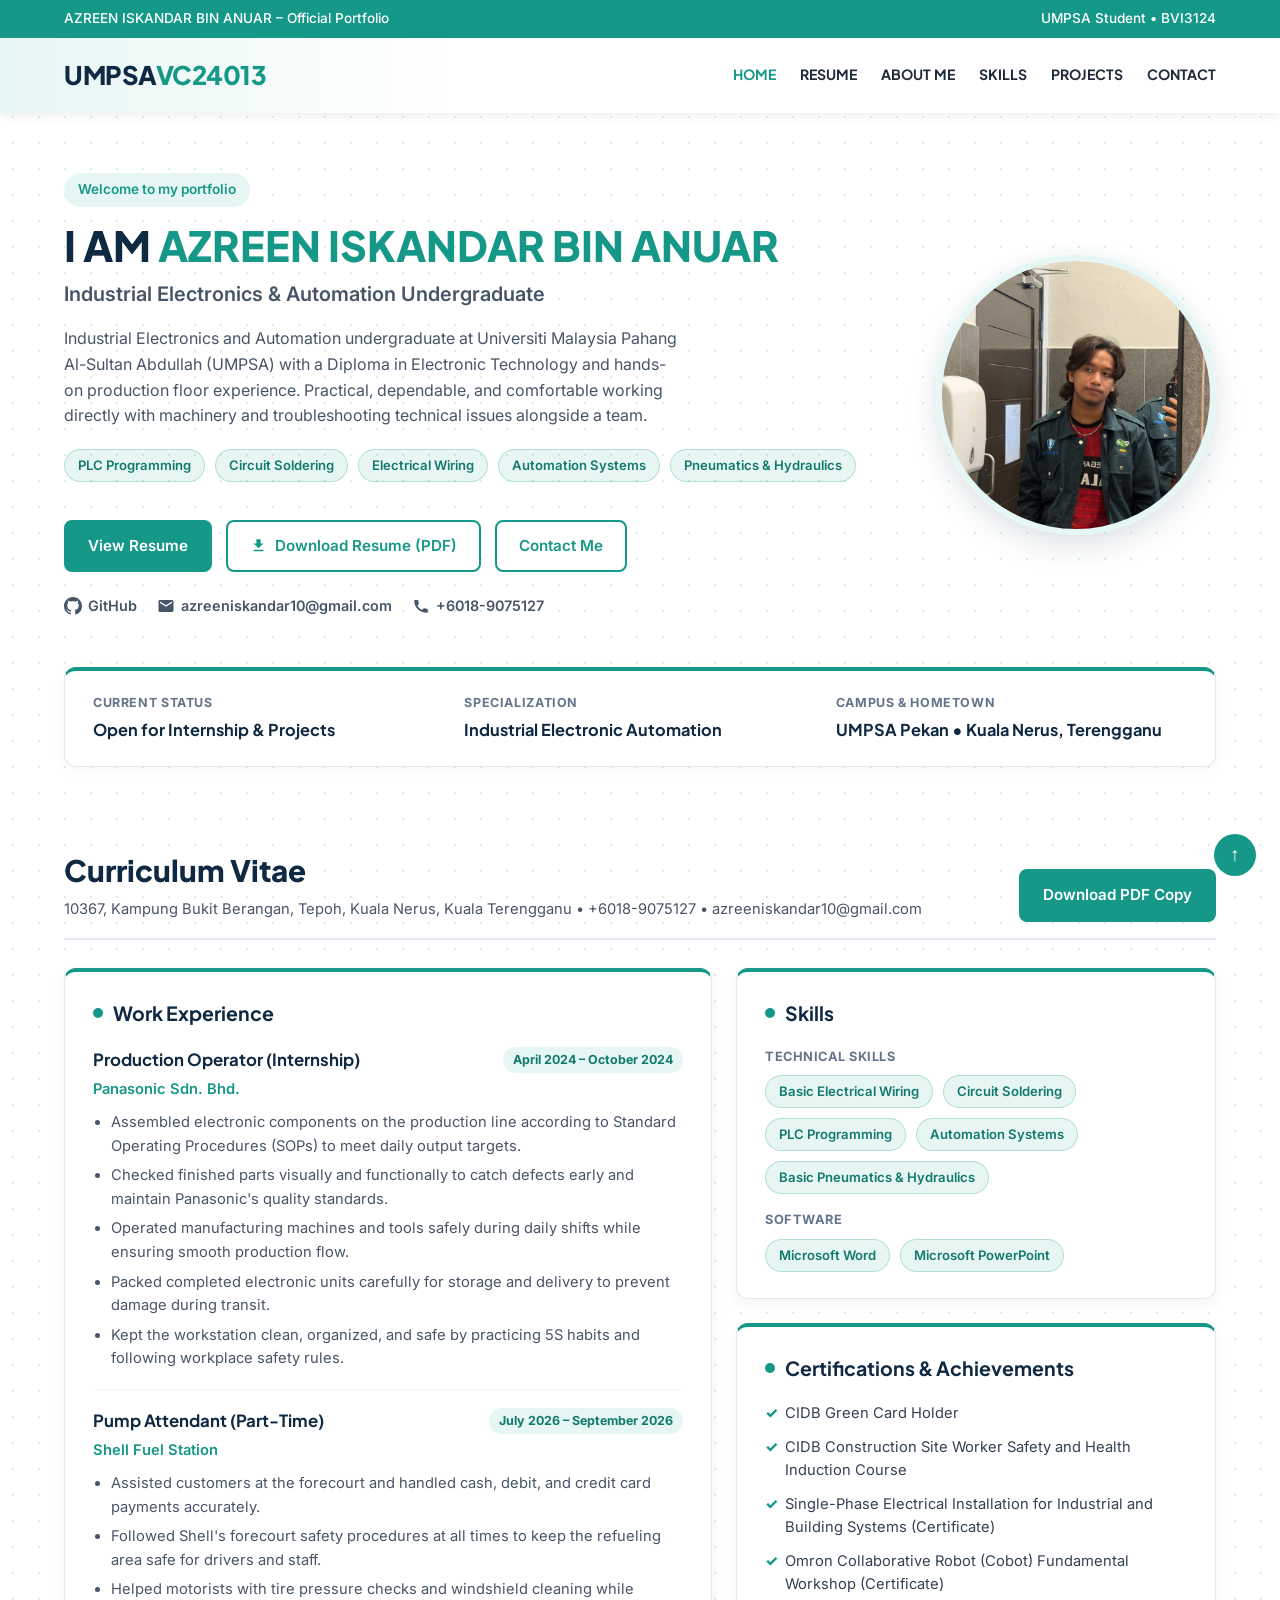
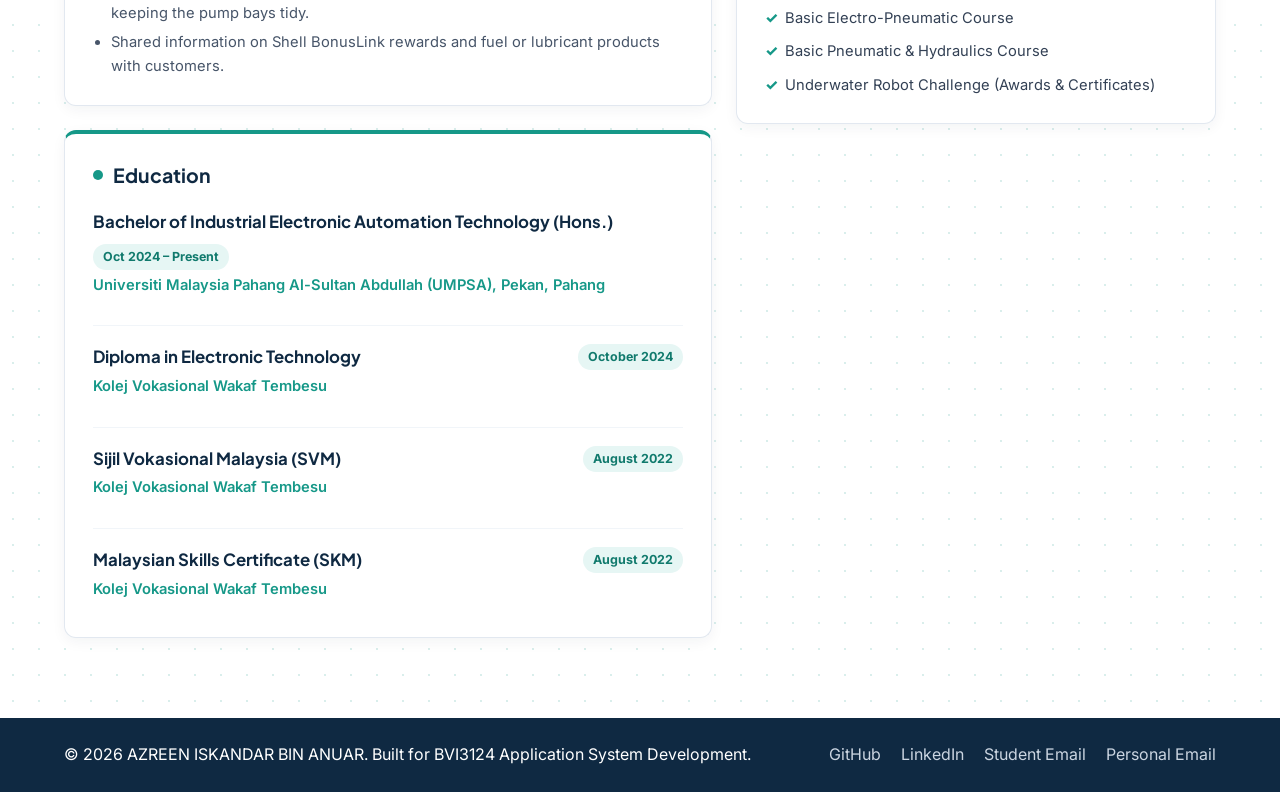
<file: index.html>
<!DOCTYPE html>
<html lang="en">
<head>
  <meta charset="UTF-8">
  <meta name="viewport" content="width=device-width, initial-scale=1.0">
  <title>AZREEN ISKANDAR BIN ANUAR | Portfolio</title>
  <link rel="preconnect" href="https://fonts.googleapis.com">
  <link rel="preconnect" href="https://fonts.gstatic.com" crossorigin>
  <link href="https://fonts.googleapis.com/css2?family=Inter:wght@400;500;600&family=Plus+Jakarta+Sans:wght@600;700;800&display=swap" rel="stylesheet">
  <link rel="stylesheet" href="css/style.css">
  <style>
    /* Reset Asas */
    * {
      margin: 0;
      padding: 0;
      box-sizing: border-box;
    }

    html {
      scroll-behavior: smooth;
    }

    body {
      font-family: 'Inter', sans-serif;
      color: #1e293b;
      background-color: #ffffff;
      background-image: radial-gradient(rgba(22, 152, 136, 0.16) 1.2px, transparent 1.2px);
      background-size: 26px 26px;
      line-height: 1.6;
    }

    .container {
      max-width: 1200px;
      margin: 0 auto;
      padding: 0 24px;
    }

    /* 1. Top Bar (Bar Hijau Teal di Atas) */
    .top-bar {
      background-color: #169888;
      color: #ffffff;
      font-size: 0.85rem;
      font-weight: 500;
      padding: 8px 0;
    }

    .top-bar-content {
      display: flex;
      justify-content: space-between;
      align-items: center;
    }

    /* 2. Header & Navbar Melintang */
    .site-header {
      background: linear-gradient(90deg, #e6f6f4 0%, #ffffff 35%, #ffffff 100%);
      box-shadow: 0 2px 10px rgba(0, 0, 0, 0.08);
      position: sticky;
      top: 0;
      z-index: 1000;
    }

    .navbar {
      display: flex;
      justify-content: space-between;
      align-items: center;
      height: 75px;
    }

    .logo {
      font-family: 'Plus Jakarta Sans', sans-serif;
      font-size: 1.6rem;
      font-weight: 800;
      color: #0f2942;
      text-decoration: none;
      letter-spacing: -0.5px;
    }

    .logo span {
      color: #169888;
    }

    .nav-links {
      list-style: none;
      display: flex;
      align-items: center;
      gap: 24px;
    }

    .nav-links a {
      text-decoration: none;
      text-transform: uppercase;
      font-family: 'Plus Jakarta Sans', sans-serif;
      font-size: 0.88rem;
      font-weight: 700;
      color: #1e293b;
      transition: color 0.25s ease;
    }

    .nav-links a:hover,
    .nav-links a.active {
      color: #169888;
    }

    .hamburger {
      display: none;
      flex-direction: column;
      gap: 5px;
      background: none;
      border: none;
      cursor: pointer;
    }

    .hamburger .bar {
      width: 25px;
      height: 3px;
      background-color: #1e293b;
      border-radius: 2px;
    }

    /* 3. Susun Atur Hero & Kandungan Utama */
    .hero {
      display: flex;
      align-items: center;
      justify-content: space-between;
      gap: 48px;
      padding: 60px 24px 40px;
    }

    .hero-content {
      flex: 1;
    }

    .greeting-badge {
      display: inline-block;
      background-color: #e6f6f4;
      color: #169888;
      font-weight: 600;
      font-size: 0.85rem;
      padding: 6px 14px;
      border-radius: 20px;
      margin-bottom: 14px;
    }

    .hero-content h1 {
      font-family: 'Plus Jakarta Sans', sans-serif;
      font-size: 2.6rem;
      font-weight: 800;
      color: #0f2942;
      margin-bottom: 8px;
      line-height: 1.2;
    }

    .hero-content .highlight {
      color: #169888;
    }

    .typing-line {
      font-size: 1.25rem;
      font-weight: 600;
      color: #475569;
      margin-bottom: 16px;
    }

    .hero-bio {
      color: #475569;
      margin-bottom: 20px;
      max-width: 620px;
    }

    /* Lencana Fokus Utama (Skill Pills) */
    .skill-pills {
      display: flex;
      flex-wrap: wrap;
      gap: 10px;
      margin-bottom: 26px;
    }

    .skill-pill {
      background-color: rgba(22, 152, 136, 0.1);
      color: #117a6d;
      border: 1px solid rgba(22, 152, 136, 0.25);
      font-size: 0.82rem;
      font-weight: 600;
      padding: 5px 13px;
      border-radius: 999px;
    }

    /* Butang CTA */
    .hero-actions {
      display: flex;
      flex-wrap: wrap;
      gap: 14px;
      margin-bottom: 22px;
    }

    .btn {
      display: inline-flex;
      align-items: center;
      gap: 8px;
      padding: 12px 22px;
      border-radius: 8px;
      font-weight: 600;
      text-decoration: none;
      font-size: 0.95rem;
      transition: all 0.25s ease;
    }

    .btn-primary {
      background-color: #169888;
      color: #ffffff;
      border: 2px solid #169888;
    }

    .btn-primary:hover {
      background-color: #117a6d;
      border-color: #117a6d;
      transform: translateY(-2px);
    }

    .btn-outline {
      border: 2px solid #169888;
      color: #169888;
      background-color: #ffffff;
    }

    .btn-outline:hover {
      background-color: #169888;
      color: #ffffff;
      transform: translateY(-2px);
    }

    /* Barisan Ikon Profesional */
    .hero-socials {
      display: flex;
      flex-wrap: wrap;
      align-items: center;
      gap: 20px;
    }

    .hero-socials a {
      display: inline-flex;
      align-items: center;
      gap: 6px;
      color: #475569;
      text-decoration: none;
      font-size: 0.9rem;
      font-weight: 600;
      transition: color 0.25s ease;
    }

    .hero-socials a:hover {
      color: #169888;
    }

    /* Kesan Soft Teal Glow di belakang Gambar Profil */
    .hero-image-wrapper {
      position: relative;
      display: flex;
      justify-content: center;
      align-items: center;
    }

    .hero-image-wrapper::before {
      content: "";
      position: absolute;
      width: 310px;
      height: 310px;
      border-radius: 50%;
      background: radial-gradient(circle, rgba(22, 152, 136, 0.22) 0%, rgba(22, 152, 136, 0) 70%);
      z-index: -1;
    }

    .profile-img {
      width: 280px;
      height: 280px;
      object-fit: cover;
      border-radius: 50%;
      border: 6px solid #e6f6f4;
      box-shadow: 0 12px 30px rgba(15, 41, 66, 0.12);
    }

    /* Bar Info Ringkas di Bahagian Bawah Hero */
    .quick-info-section {
      padding: 10px 24px 40px;
    }

    .quick-info-grid {
      display: grid;
      grid-template-columns: repeat(3, 1fr);
      gap: 20px;
      background-color: #ffffff;
      border: 1px solid #e2e8f0;
      border-top: 4px solid #169888;
      border-radius: 12px;
      padding: 22px 28px;
      box-shadow: 0 4px 15px rgba(0, 0, 0, 0.04);
    }

    .info-box span {
      display: block;
      font-size: 0.78rem;
      font-weight: 700;
      text-transform: uppercase;
      letter-spacing: 0.05em;
      color: #64748b;
      margin-bottom: 4px;
    }

    .info-box strong {
      font-family: 'Plus Jakarta Sans', sans-serif;
      font-size: 1.02rem;
      color: #0f2942;
    }

    /* 4. Bahagian Resume Lengkap */
    .resume-section {
      padding: 40px 24px 60px;
    }

    .resume-header {
      display: flex;
      justify-content: space-between;
      align-items: flex-end;
      flex-wrap: wrap;
      gap: 16px;
      margin-bottom: 28px;
      padding-bottom: 16px;
      border-bottom: 2px solid #e2e8f0;
    }

    .section-title {
      font-family: 'Plus Jakarta Sans', sans-serif;
      font-size: 1.85rem;
      font-weight: 800;
      color: #0f2942;
      margin-bottom: 4px;
    }

    .resume-meta {
      color: #475569;
      font-size: 0.92rem;
    }

    .resume-grid {
      display: grid;
      grid-template-columns: 1.35fr 1fr;
      gap: 24px;
      align-items: start;
    }

    .resume-column {
      display: flex;
      flex-direction: column;
      gap: 24px;
    }

    .resume-card {
      background: #ffffff;
      padding: 26px 28px;
      border-radius: 12px;
      border: 1px solid #e2e8f0;
      border-top: 4px solid #169888;
      box-shadow: 0 4px 14px rgba(15, 41, 66, 0.05);
    }

    .resume-card-title {
      font-family: 'Plus Jakarta Sans', sans-serif;
      font-size: 1.22rem;
      font-weight: 700;
      color: #0f2942;
      margin-bottom: 18px;
      display: flex;
      align-items: center;
      gap: 10px;
    }

    .resume-card-title::before {
      content: "";
      display: inline-block;
      width: 10px;
      height: 10px;
      border-radius: 50%;
      background-color: #169888;
    }

    .resume-item {
      padding-bottom: 18px;
      margin-bottom: 18px;
      border-bottom: 1px solid #f1f5f9;
    }

    .resume-item:last-child {
      padding-bottom: 0;
      margin-bottom: 0;
      border-bottom: none;
    }

    .resume-item-header {
      display: flex;
      justify-content: space-between;
      align-items: flex-start;
      flex-wrap: wrap;
      gap: 8px;
      margin-bottom: 4px;
    }

    .resume-item h4 {
      font-family: 'Plus Jakarta Sans', sans-serif;
      font-size: 1.05rem;
      font-weight: 700;
      color: #0f2942;
    }

    .resume-date {
      background-color: #e6f6f4;
      color: #117a6d;
      font-size: 0.78rem;
      font-weight: 700;
      padding: 3px 10px;
      border-radius: 999px;
      white-space: nowrap;
    }

    .resume-org {
      font-size: 0.92rem;
      font-weight: 600;
      color: #169888;
      margin-bottom: 10px;
    }

    .resume-list {
      padding-left: 18px;
      color: #475569;
      font-size: 0.92rem;
    }

    .resume-list li {
      margin-bottom: 6px;
    }

    .resume-list li:last-child {
      margin-bottom: 0;
    }

    .skill-group {
      margin-bottom: 16px;
    }

    .skill-group:last-child {
      margin-bottom: 0;
    }

    .skill-group-label {
      display: block;
      font-size: 0.8rem;
      font-weight: 700;
      text-transform: uppercase;
      letter-spacing: 0.04em;
      color: #64748b;
      margin-bottom: 8px;
    }

    .cert-list {
      list-style: none;
      display: flex;
      flex-direction: column;
      gap: 10px;
    }

    .cert-list li {
      position: relative;
      padding-left: 20px;
      font-size: 0.92rem;
      color: #334155;
    }

    .cert-list li::before {
      content: "✓";
      position: absolute;
      left: 0;
      top: 0;
      color: #169888;
      font-weight: 800;
    }

    /* Footer */
    .site-footer {
      background-color: #0f2942;
      color: #ffffff;
      padding: 24px 0;
      margin-top: 20px;
    }

    .footer-content {
      display: flex;
      justify-content: space-between;
      align-items: center;
      flex-wrap: wrap;
      gap: 16px;
    }

    .social-links {
      list-style: none;
      display: flex;
      gap: 20px;
    }

    .social-links a {
      color: #cbd5e1;
      text-decoration: none;
    }

    .social-links a:hover {
      color: #169888;
    }

    .scroll-top-btn {
      position: fixed;
      bottom: 24px;
      right: 24px;
      background-color: #169888;
      color: #ffffff;
      border: none;
      width: 42px;
      height: 42px;
      border-radius: 50%;
      cursor: pointer;
      font-size: 1.2rem;
    }

    /* Responsif Telefon Pintar & Tablet */
    @media (max-width: 900px) {
      .resume-grid {
        grid-template-columns: 1fr;
      }
    }

    @media (max-width: 768px) {
      .hamburger {
        display: flex;
      }

      .nav-links {
        display: none;
        flex-direction: column;
        position: absolute;
        top: 100%;
        left: 0;
        width: 100%;
        background-color: #ffffff;
        padding: 20px 0;
        box-shadow: 0 4px 10px rgba(0, 0, 0, 0.1);
      }

      .nav-links.active {
        display: flex;
      }

      .hero {
        flex-direction: column-reverse;
        text-align: center;
        padding-top: 40px;
      }

      .hero-content h1 {
        font-size: 2.1rem;
      }

      .skill-pills,
      .hero-actions,
      .hero-socials {
        justify-content: center;
      }

      .quick-info-grid {
        grid-template-columns: 1fr;
        text-align: center;
      }
    }
  </style>
</head>
<body>
  <header class="site-header">
    <div class="top-bar">
      <div class="container top-bar-content">
        <span>AZREEN ISKANDAR BIN ANUAR &ndash; Official Portfolio</span>
        <span>UMPSA Student &bull; BVI3124</span>
      </div>
    </div>

    <nav class="navbar container" aria-label="Main Navigation">
      <a href="index.html" class="logo">UMPSA<span>VC24013</span></a>

      <button class="hamburger" id="hamburgerBtn" aria-label="Toggle navigation menu" aria-expanded="false">
        <span class="bar"></span>
        <span class="bar"></span>
        <span class="bar"></span>
      </button>

      <ul class="nav-links" id="navLinks">
        <li><a href="index.html" class="active">Home</a></li>
        <li><a href="#resume">Resume</a></li>
        <li><a href="about.html">About Me</a></li>
        <li><a href="skills.html">Skills</a></li>
        <li><a href="projects.html">Projects</a></li>
        <li><a href="contact.html">Contact</a></li>
      </ul>
    </nav>
  </header>

  <main>
    <section class="hero container">
      <div class="hero-content">
        <p id="greetingText" class="greeting-badge">Welcome to my portfolio</p>
        <h1>I AM <span class="highlight">AZREEN ISKANDAR BIN ANUAR</span></h1>
        <h2 class="typing-line">
          <span id="typingText">Industrial Electronics &amp; Automation Undergraduate</span>
        </h2>
        <p class="hero-bio">
          Industrial Electronics and Automation undergraduate at Universiti Malaysia Pahang Al-Sultan Abdullah (UMPSA) with a Diploma in Electronic Technology and hands-on production floor experience. Practical, dependable, and comfortable working directly with machinery and troubleshooting technical issues alongside a team.
        </p>

        <!-- Lencana Fokus Utama (Skill Pills) -->
        <div class="skill-pills" aria-label="Core Focus Areas">
          <span class="skill-pill">PLC Programming</span>
          <span class="skill-pill">Circuit Soldering</span>
          <span class="skill-pill">Electrical Wiring</span>
          <span class="skill-pill">Automation Systems</span>
          <span class="skill-pill">Pneumatics &amp; Hydraulics</span>
        </div>

        <!-- Butang Call-to-Action (Termasuk Download Resume) -->
        <div class="hero-actions">
          <a href="#resume" class="btn btn-primary">View Resume</a>
          <a href="docs/resume.pdf" download="Resume_Azreen_Iskandar.pdf" class="btn btn-outline">
            <svg width="17" height="17" viewBox="0 0 24 24" fill="currentColor" aria-hidden="true"><path d="M19 9h-4V3H9v6H5l7 7 7-7zM5 18v2h14v-2H5z"/></svg>
            Download Resume (PDF)
          </a>
          <a href="contact.html" class="btn btn-outline">Contact Me</a>
        </div>

        <!-- Barisan Ikon Profesional -->
        <div class="hero-socials">
          <a href="https://github.com/Azreen13" target="_blank" rel="noopener noreferrer" aria-label="GitHub">
            <svg width="18" height="18" viewBox="0 0 24 24" fill="currentColor" aria-hidden="true"><path d="M12 0C5.37 0 0 5.37 0 12c0 5.31 3.435 9.795 8.205 11.385.6.105.825-.255.825-.57 0-.285-.015-1.23-.015-2.235-3.015.555-3.795-.735-4.035-1.41-.135-.345-.72-1.41-1.23-1.695-.42-.225-1.02-.78-.015-.795.945-.015 1.62.87 1.845 1.23 1.08 1.815 2.805 1.305 3.495.99.105-.78.42-1.305.765-1.605-2.67-.3-5.46-1.335-5.46-5.925 0-1.305.465-2.385 1.23-3.225-.12-.3-.54-1.53.12-3.18 0 0 1.005-.315 3.3 1.23.96-.27 1.98-.405 3-.405s2.04.135 3 .405c2.295-1.56 3.3-1.23 3.3-1.23.66 1.65.24 2.88.12 3.18.765.84 1.23 1.905 1.23 3.225 0 4.605-2.805 5.625-5.475 5.925.435.375.81 1.095.81 2.22 0 1.605-.015 2.895-.015 3.3 0 .315.225.69.825.57A12.02 12.02 0 0024 12c0-6.63-5.37-12-12-12z"/></svg>
            GitHub
          </a>
          <a href="mailto:azreeniskandar10@gmail.com" aria-label="Email">
            <svg width="18" height="18" viewBox="0 0 24 24" fill="currentColor" aria-hidden="true"><path d="M20 4H4c-1.1 0-2 .9-2 2v12c0 1.1.9 2 2 2h16c1.1 0 2-.9 2-2V6c0-1.1-.9-2-2-2zm0 4l-8 5-8-5V6l8 5 8-5v2z"/></svg>
            azreeniskandar10@gmail.com
          </a>
          <a href="tel:+60189075127" aria-label="Phone">
            <svg width="18" height="18" viewBox="0 0 24 24" fill="currentColor" aria-hidden="true"><path d="M6.62 10.79a15.05 15.05 0 006.59 6.59l2.2-2.2a1 1 0 011.01-.24c1.12.37 2.33.57 3.58.57a1 1 0 011 1V20a1 1 0 01-1 1C10.07 21 3 13.93 3 5a1 1 0 011-1h3.5a1 1 0 011 1c0 1.25.2 2.46.57 3.58a1 1 0 01-.25 1.01l-2.2 2.2z"/></svg>
            +6018-9075127
          </a>
        </div>
      </div>

      <div class="hero-image-wrapper">
        <img src="image/azreen.jpg" alt="Portrait photo of AZREEN ISKANDAR" class="profile-img">
      </div>
    </section>

    <!-- Bar Info Ringkas -->
    <section class="quick-info-section container" aria-label="Quick Highlights">
      <div class="quick-info-grid">
        <div class="info-box">
          <span>Current Status</span>
          <strong>Open for Internship &amp; Projects</strong>
        </div>
        <div class="info-box">
          <span>Specialization</span>
          <strong>Industrial Electronic Automation</strong>
        </div>
        <div class="info-box">
          <span>Campus &amp; Hometown</span>
          <strong>UMPSA Pekan &bull; Kuala Nerus, Terengganu</strong>
        </div>
      </div>
    </section>

    <!-- Bahagian Resume Lengkap -->
    <section id="resume" class="resume-section container" aria-label="Curriculum Vitae">
      <div class="resume-header">
        <div>
          <h2 class="section-title">Curriculum Vitae</h2>
          <p class="resume-meta">10367, Kampung Bukit Berangan, Tepoh, Kuala Nerus, Kuala Terengganu &bull; +6018-9075127 &bull; azreeniskandar10@gmail.com</p>
        </div>
        <a href="docs/resume.pdf" download="Resume_Azreen_Iskandar.pdf" class="btn btn-primary">Download PDF Copy</a>
      </div>

      <div class="resume-grid">
        <!-- Lajur Kiri: Pengalaman & Pendidikan -->
        <div class="resume-column">
          <article class="resume-card">
            <h3 class="resume-card-title">Work Experience</h3>

            <div class="resume-item">
              <div class="resume-item-header">
                <h4>Production Operator (Internship)</h4>
                <span class="resume-date">April 2024 &ndash; October 2024</span>
              </div>
              <p class="resume-org">Panasonic Sdn. Bhd.</p>
              <ul class="resume-list">
                <li>Assembled electronic components on the production line according to Standard Operating Procedures (SOPs) to meet daily output targets.</li>
                <li>Checked finished parts visually and functionally to catch defects early and maintain Panasonic's quality standards.</li>
                <li>Operated manufacturing machines and tools safely during daily shifts while ensuring smooth production flow.</li>
                <li>Packed completed electronic units carefully for storage and delivery to prevent damage during transit.</li>
                <li>Kept the workstation clean, organized, and safe by practicing 5S habits and following workplace safety rules.</li>
              </ul>
            </div>

            <div class="resume-item">
              <div class="resume-item-header">
                <h4>Pump Attendant (Part-Time)</h4>
                <span class="resume-date">July 2026 &ndash; September 2026</span>
              </div>
              <p class="resume-org">Shell Fuel Station</p>
              <ul class="resume-list">
                <li>Assisted customers at the forecourt and handled cash, debit, and credit card payments accurately.</li>
                <li>Followed Shell's forecourt safety procedures at all times to keep the refueling area safe for drivers and staff.</li>
                <li>Helped motorists with tire pressure checks and windshield cleaning while keeping the pump bays tidy.</li>
                <li>Shared information on Shell BonusLink rewards and fuel or lubricant products with customers.</li>
              </ul>
            </div>
          </article>

          <article class="resume-card">
            <h3 class="resume-card-title">Education</h3>

            <div class="resume-item">
              <div class="resume-item-header">
                <h4>Bachelor of Industrial Electronic Automation Technology (Hons.)</h4>
                <span class="resume-date">Oct 2024 &ndash; Present</span>
              </div>
              <p class="resume-org">Universiti Malaysia Pahang Al-Sultan Abdullah (UMPSA), Pekan, Pahang</p>
            </div>

            <div class="resume-item">
              <div class="resume-item-header">
                <h4>Diploma in Electronic Technology</h4>
                <span class="resume-date">October 2024</span>
              </div>
              <p class="resume-org">Kolej Vokasional Wakaf Tembesu</p>
            </div>

            <div class="resume-item">
              <div class="resume-item-header">
                <h4>Sijil Vokasional Malaysia (SVM)</h4>
                <span class="resume-date">August 2022</span>
              </div>
              <p class="resume-org">Kolej Vokasional Wakaf Tembesu</p>
            </div>

            <div class="resume-item">
              <div class="resume-item-header">
                <h4>Malaysian Skills Certificate (SKM)</h4>
                <span class="resume-date">August 2022</span>
              </div>
              <p class="resume-org">Kolej Vokasional Wakaf Tembesu</p>
            </div>
          </article>
        </div>

        <!-- Lajur Kanan: Kemahiran & Sijil -->
        <div class="resume-column">
          <article class="resume-card">
            <h3 class="resume-card-title">Skills</h3>

            <div class="skill-group">
              <span class="skill-group-label">Technical Skills</span>
              <div class="skill-pills" style="margin-bottom: 0;">
                <span class="skill-pill">Basic Electrical Wiring</span>
                <span class="skill-pill">Circuit Soldering</span>
                <span class="skill-pill">PLC Programming</span>
                <span class="skill-pill">Automation Systems</span>
                <span class="skill-pill">Basic Pneumatics &amp; Hydraulics</span>
              </div>
            </div>

            <div class="skill-group">
              <span class="skill-group-label">Software</span>
              <div class="skill-pills" style="margin-bottom: 0;">
                <span class="skill-pill">Microsoft Word</span>
                <span class="skill-pill">Microsoft PowerPoint</span>
              </div>
            </div>
          </article>

          <article class="resume-card">
            <h3 class="resume-card-title">Certifications &amp; Achievements</h3>
            <ul class="cert-list">
              <li>CIDB Green Card Holder</li>
              <li>CIDB Construction Site Worker Safety and Health Induction Course</li>
              <li>Single-Phase Electrical Installation for Industrial and Building Systems (Certificate)</li>
              <li>Omron Collaborative Robot (Cobot) Fundamental Workshop (Certificate)</li>
              <li>Basic Electro-Pneumatic Course</li>
              <li>Basic Pneumatic &amp; Hydraulics Course</li>
              <li>Underwater Robot Challenge (Awards &amp; Certificates)</li>
            </ul>
          </article>
        </div>
      </div>
    </section>
  </main>

  <footer class="site-footer">
    <div class="container footer-content">
      <p>&copy; <span id="currentYear">2026</span> AZREEN ISKANDAR BIN ANUAR. Built for BVI3124 Application System Development.</p>
      <ul class="social-links">
        <li><a href="https://github.com/Azreen13" target="_blank" rel="noopener noreferrer">GitHub</a></li>
        <li><a href="https://linkedin.com/in/yourusername" target="_blank" rel="noopener noreferrer">LinkedIn</a></li>
        <li><a href="mailto:vc24013@adab.umpsa.edu.my">Student Email</a></li>
        <li><a href="mailto:azreeniskandar10@gmail.com">Personal Email</a></li>
      </ul>
    </div>
  </footer>

  <button type="button" id="scrollTopBtn" class="scroll-top-btn" aria-label="Scroll back to top">&uarr;</button>
  <script src="js/script.js"></script>
</body>
</html>
</file>
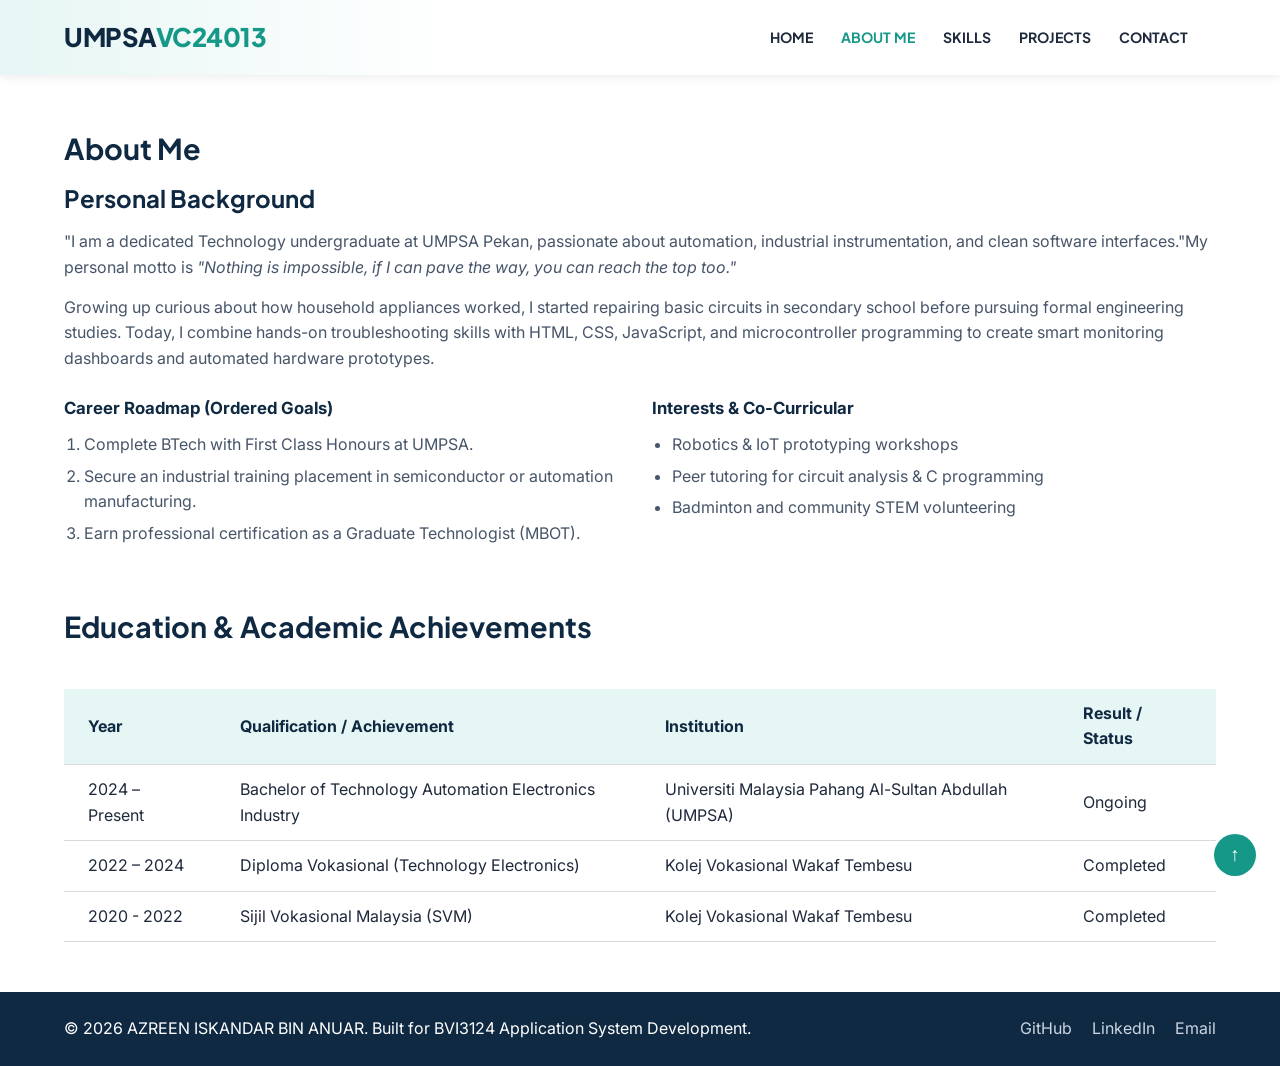
<file: about.html>
<!DOCTYPE html>
<html lang="en">
<head>
  <meta charset="UTF-8">
  <meta name="viewport" content="width=device-width, initial-scale=1.0">
  <title>About Me | AZREEN ISKANDAR BIN ANUAR</title>
  <link rel="preconnect" href="https://fonts.googleapis.com">
  <link rel="preconnect" href="https://fonts.gstatic.com" crossorigin>
  <link href="https://fonts.googleapis.com/css2?family=Inter:wght@400;500;600&family=Plus+Jakarta+Sans:wght@600;700;800&display=swap" rel="stylesheet">
  <link rel="stylesheet" href="css/style.css">
  <style>
    /* Buang susunan 2 kolum supaya teks terus rapat ke kiri */
    .about-grid {
      display: block;
    }

    .about-story .page-title {
      margin-top: 0;
      margin-bottom: 0.5rem;
    }

    .about-story h2 {
      margin-top: 0;
    }

    .table-wrapper {
      overflow-x: auto;
    }

    .data-table {
      width: 100%;
      border-collapse: collapse;
      margin-top: 1rem;
    }

    .data-table th,
    .data-table td {
      text-align: left;
      padding: 12px 24px;
      border-bottom: 1px solid rgba(128, 128, 128, 0.3);
    }

    .data-table th {
      font-weight: 700;
    }
  </style>
</head>
<body>
  <header class="site-header">
    <nav class="navbar container" aria-label="Main Navigation">
      <a href="index.html" class="logo">UMPSA<span>VC24013</span></a>

      <button class="hamburger" id="hamburgerBtn" aria-label="Toggle navigation menu" aria-expanded="false">
        <span class="bar"></span>
        <span class="bar"></span>
        <span class="bar"></span>
      </button>

      <ul class="nav-links" id="navLinks">
        <li><a href="index.html">Home</a></li>
        <li><a href="about.html" class="active">About Me</a></li>
        <li><a href="skills.html">Skills</a></li>
        <li><a href="projects.html">Projects</a></li>
        <li><a href="contact.html">Contact</a></li>
        <li>
        </li>
      </ul>
    </nav>
  </header>

  <main class="container page-content">
    <section class="about-intro">
      <div class="about-grid">
        <article class="about-story">
          <h1 class="page-title">About Me</h1>
          <h2>Personal Background</h2>
          <p>
          "I am a dedicated Technology undergraduate at UMPSA Pekan, passionate about automation, industrial instrumentation, and clean software interfaces."My personal motto is <em>"Nothing is impossible, if I can pave the way, you can reach the top too."</em>
          </p>
          <p>
            Growing up curious about how household appliances worked, I started repairing basic circuits in secondary school before pursuing formal engineering studies. Today, I combine hands-on troubleshooting skills with HTML, CSS, JavaScript, and microcontroller programming to create smart monitoring dashboards and automated hardware prototypes.
          </p>

          <div class="about-lists">
            <div>
              <h3>Career Roadmap (Ordered Goals)</h3>
              <ol class="styled-list">
                <li>Complete BTech with First Class Honours at UMPSA.</li>
                <li>Secure an industrial training placement in semiconductor or automation manufacturing.</li>
                <li>Earn professional certification as a Graduate Technologist (MBOT).</li>
              </ol>
            </div>
            <div>
              <h3>Interests &amp; Co-Curricular</h3>
              <ul class="styled-list">
                <li>Robotics &amp; IoT prototyping workshops</li>
                <li>Peer tutoring for circuit analysis &amp; C programming</li>
                <li>Badminton and community STEM volunteering</li>
              </ul>
            </div>
          </div>
        </article>
      </div>
    </section>

    <section class="education-section">
      <h2 class="section-title">Education &amp; Academic Achievements</h2>
      <div class="table-wrapper">
        <table class="data-table">
          <thead>
            <tr>
              <th>Year</th>
              <th>Qualification / Achievement</th>
              <th>Institution</th>
              <th>Result / Status</th>
            </tr>
          </thead>
          <tbody>
            <tr>
              <td>2024 – Present</td>
              <td>Bachelor of Technology Automation Electronics Industry</td>
              <td>Universiti Malaysia Pahang Al-Sultan Abdullah (UMPSA)</td>
              <td>Ongoing</td>
            </tr>
            <tr>
              <td>2022 – 2024</td>
              <td>Diploma Vokasional (Technology Electronics)</td>
              <td>Kolej Vokasional Wakaf Tembesu</td>
              <td>Completed</td>
            </tr>
            <tr>
              <td>2020 - 2022</td>
              <td>Sijil Vokasional Malaysia (SVM)</td>
              <td>Kolej Vokasional Wakaf Tembesu</td>
              <td>Completed</td>
            </tr>
          </tbody>
        </table>
      </div>
    </section>
  </main>

  <footer class="site-footer">
    <div class="container footer-content">
      <p>&copy; <span id="currentYear">2026</span> AZREEN ISKANDAR BIN ANUAR. Built for BVI3124 Application System Development.</p>
      <ul class="social-links">
        <li><a href="https://github.com/yourusername" target="_blank" rel="noopener noreferrer">GitHub</a></li>
        <li><a href="https://linkedin.com/in/yourusername" target="_blank" rel="noopener noreferrer">LinkedIn</a></li>
        <li><a href="mailto:ahmad.danial@student.umpsa.edu.my">Email</a></li>
      </ul>
    </div>
  </footer>

  <button type="button" id="scrollTopBtn" class="scroll-top-btn" aria-label="Scroll back to top">&uarr;</button>
  <script src="js/script.js"></script>
</body>
</html>
</file>
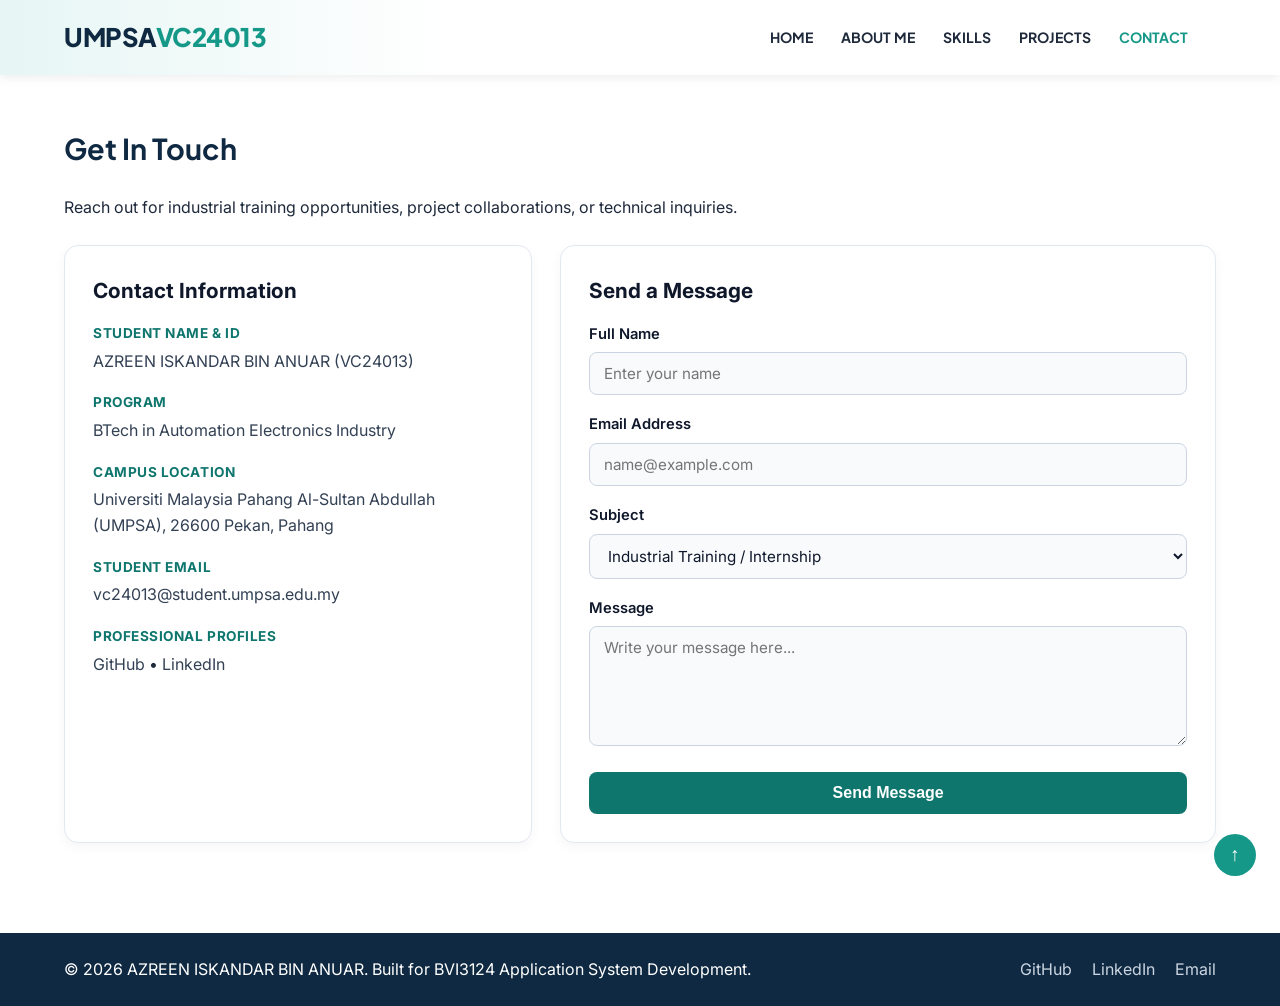
<file: contact.html>
<!DOCTYPE html>
<html lang="en">
<head>
  <meta charset="UTF-8">
  <meta name="viewport" content="width=device-width, initial-scale=1.0">
  <title>Contact | AZREEN ISKANDAR BIN ANUAR</title>
  <link rel="preconnect" href="https://fonts.googleapis.com">
  <link rel="preconnect" href="https://fonts.gstatic.com" crossorigin>
  <link href="https://fonts.googleapis.com/css2?family=Inter:wght@400;500;600&family=Plus+Jakarta+Sans:wght@600;700;800&display=swap" rel="stylesheet">
  <link rel="stylesheet" href="css/style.css">
  <style>
    .contact-grid {
      display: grid;
      grid-template-columns: 1fr 1.4fr;
      gap: 28px;
      margin-top: 24px;
      margin-bottom: 40px;
    }

    @media (max-width: 768px) {
      .contact-grid {
        grid-template-columns: 1fr;
      }
    }

    .contact-card {
      background-color: #ffffff;
      border: 1px solid #e2e8f0;
      border-radius: 14px;
      padding: 28px;
      box-shadow: 0 4px 12px rgba(15, 23, 42, 0.04);
    }

    .contact-card h2 {
      margin-top: 0;
      margin-bottom: 16px;
      font-size: 1.3rem;
      color: #0f172a;
    }

    .info-list {
      list-style: none;
      padding: 0;
      margin: 0;
      display: flex;
      flex-direction: column;
      gap: 18px;
    }

    .info-item strong {
      display: block;
      font-size: 0.85rem;
      text-transform: uppercase;
      letter-spacing: 0.04em;
      color: #0f766e;
      margin-bottom: 4px;
    }

    .info-item span,
    .info-item a {
      color: #334155;
      text-decoration: none;
      line-height: 1.5;
    }

    .info-item a:hover {
      color: #0f766e;
      text-decoration: underline;
    }

    .form-group {
      margin-bottom: 18px;
    }

    .form-group label {
      display: block;
      font-weight: 600;
      font-size: 0.92rem;
      margin-bottom: 6px;
      color: #0f172a;
    }

    .form-control {
      width: 100%;
      padding: 11px 14px;
      border: 1px solid #cbd5e1;
      border-radius: 8px;
      font-family: 'Inter', sans-serif;
      font-size: 0.95rem;
      color: #0f172a;
      background-color: #f8fafc;
      box-sizing: border-box;
      transition: border-color 0.2s ease, background-color 0.2s ease;
    }

    .form-control:focus {
      outline: none;
      border-color: #0f766e;
      background-color: #ffffff;
    }

    textarea.form-control {
      resize: vertical;
      min-height: 120px;
    }

    .submit-btn {
      width: 100%;
      padding: 12px 20px;
      background-color: #0f766e;
      color: #ffffff;
      border: none;
      border-radius: 8px;
      font-weight: 600;
      font-size: 1rem;
      cursor: pointer;
      transition: background-color 0.2s ease;
    }

    .submit-btn:hover {
      background-color: #115e59;
    }

    .form-status {
      margin-top: 16px;
      padding: 12px 16px;
      border-radius: 8px;
      font-size: 0.92rem;
      font-weight: 500;
      display: none;
    }

    .form-status.success {
      display: block;
      background-color: #ccfbf1;
      color: #0f766e;
      border: 1px solid #99f6e4;
    }

    .form-status.error {
      display: block;
      background-color: #fee2e2;
      color: #b91c1c;
      border: 1px solid #fecaca;
    }
  </style>
</head>
<body>
  <header class="site-header">
    <nav class="navbar container" aria-label="Main Navigation">
      <a href="index.html" class="logo">UMPSA<span>VC24013</span></a>

      <button class="hamburger" id="hamburgerBtn" aria-label="Toggle navigation menu" aria-expanded="false">
        <span class="bar"></span>
        <span class="bar"></span>
        <span class="bar"></span>
      </button>

      <ul class="nav-links" id="navLinks">
        <li><a href="index.html">Home</a></li>
        <li><a href="about.html">About Me</a></li>
        <li><a href="skills.html">Skills</a></li>
        <li><a href="projects.html">Projects</a></li>
        <li><a href="contact.html" class="active">Contact</a></li>
        <li>
        </li>
      </ul>
    </nav>
  </header>

  <main class="container page-content">
    <section class="contact-section">
      <h1 class="page-title">Get In Touch</h1>
      <p class="page-subtitle">Reach out for industrial training opportunities, project collaborations, or technical inquiries.</p>

      <div class="contact-grid">
        <!-- Maklumat Perhubungan -->
        <aside class="contact-card">
          <h2>Contact Information</h2>
          <ul class="info-list">
            <li class="info-item">
              <strong>Student Name &amp; ID</strong>
              <span>AZREEN ISKANDAR BIN ANUAR (VC24013)</span>
            </li>
            <li class="info-item">
              <strong>Program</strong>
              <span>BTech in Automation Electronics Industry</span>
            </li>
            <li class="info-item">
              <strong>Campus Location</strong>
              <span>Universiti Malaysia Pahang Al-Sultan Abdullah (UMPSA), 26600 Pekan, Pahang</span>
            </li>
            <li class="info-item">
              <strong>Student Email</strong>
              <a href="mailto:vc24013@student.umpsa.edu.my">vc24013@student.umpsa.edu.my</a>
            </li>
            <li class="info-item">
              <strong>Professional Profiles</strong>
              <a href="https://github.com/yourusername" target="_blank" rel="noopener noreferrer">GitHub</a> &bull;
              <a href="https://linkedin.com/in/yourusername" target="_blank" rel="noopener noreferrer">LinkedIn</a>
            </li>
          </ul>
        </aside>

        <!-- Borang Mesej Interaktif -->
        <div class="contact-card">
          <h2>Send a Message</h2>
          <form id="contactForm" novalidate>
            <div class="form-group">
              <label for="senderName">Full Name</label>
              <input type="text" id="senderName" name="senderName" class="form-control" placeholder="Enter your name" required>
            </div>

            <div class="form-group">
              <label for="senderEmail">Email Address</label>
              <input type="email" id="senderEmail" name="senderEmail" class="form-control" placeholder="name@example.com" required>
            </div>

            <div class="form-group">
              <label for="subject">Subject</label>
              <select id="subject" name="subject" class="form-control">
                <option value="Industrial Training / Internship">Industrial Training / Internship</option>
                <option value="Engineering / IoT Collaboration">Engineering / IoT Collaboration</option>
                <option value="General Inquiry">General Inquiry</option>
              </select>
            </div>

            <div class="form-group">
              <label for="message">Message</label>
              <textarea id="message" name="message" class="form-control" placeholder="Write your message here..." required></textarea>
            </div>

            <button type="submit" class="submit-btn">Send Message</button>
            <div id="formStatus" class="form-status" role="alert"></div>
          </form>
        </div>
      </div>
    </section>
  </main>

  <footer class="site-footer">
    <div class="container footer-content">
      <p>&copy; <span id="currentYear">2026</span> AZREEN ISKANDAR BIN ANUAR. Built for BVI3124 Application System Development.</p>
      <ul class="social-links">
        <li><a href="https://github.com/yourusername" target="_blank" rel="noopener noreferrer">GitHub</a></li>
        <li><a href="https://linkedin.com/in/yourusername" target="_blank" rel="noopener noreferrer">LinkedIn</a></li>
        <li><a href="mailto:vc24013@student.umpsa.edu.my">Email</a></li>
      </ul>
    </div>
  </footer>

  <button type="button" id="scrollTopBtn" class="scroll-top-btn" aria-label="Scroll back to top">&uarr;</button>
  <script src="js/script.js"></script>
  <script>
    const contactForm = document.getElementById('contactForm');
    const formStatus = document.getElementById('formStatus');

    contactForm.addEventListener('submit', function (event) {
      event.preventDefault();

      const name = document.getElementById('senderName').value.trim();
      const email = document.getElementById('senderEmail').value.trim();
      const message = document.getElementById('message').value.trim();

      if (!name || !email || !message) {
        formStatus.textContent = 'Please fill in your name, email address, and message before sending.';
        formStatus.className = 'form-status error';
        return;
      }

      formStatus.textContent = `Thank you, ${name}! Your message has been recorded and I will respond to ${email} shortly.`;
      formStatus.className = 'form-status success';
      contactForm.reset();
    });
  </script>
</body>

</html>
</file>
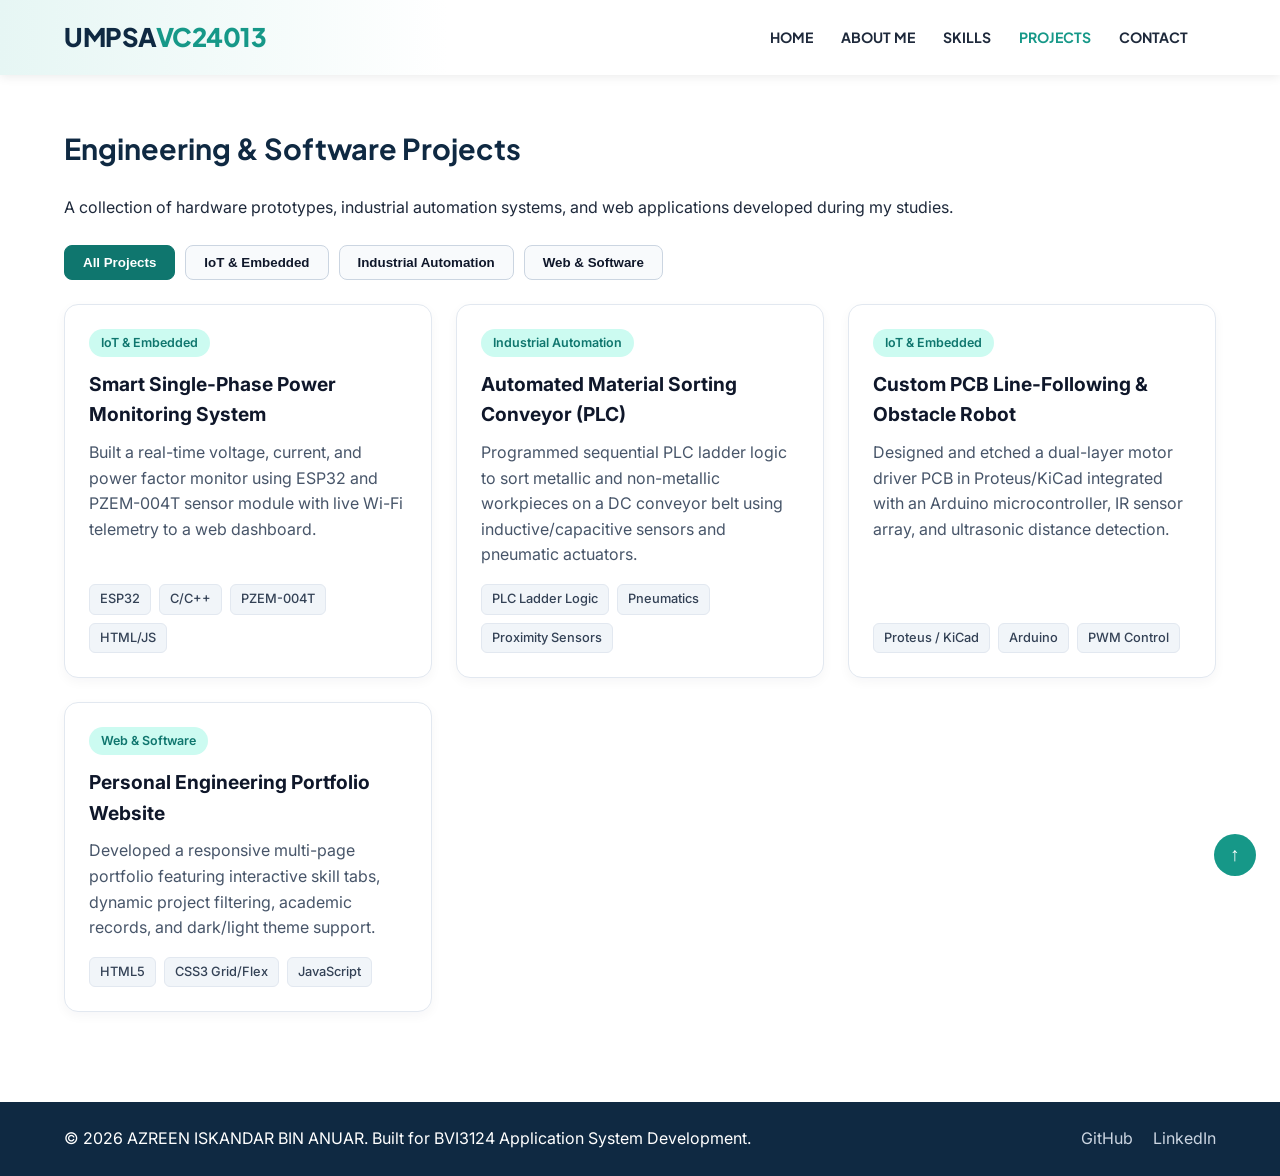
<file: projects.html>
<!DOCTYPE html>
<html lang="en">
<head>
  <meta charset="UTF-8">
  <meta name="viewport" content="width=device-width, initial-scale=1.0">
  <title>Projects | AZREEN ISKANDAR BIN ANUAR</title>
  <link rel="preconnect" href="https://fonts.googleapis.com">
  <link rel="preconnect" href="https://fonts.gstatic.com" crossorigin>
  <link href="https://fonts.googleapis.com/css2?family=Inter:wght@400;500;600&family=Plus+Jakarta+Sans:wght@600;700;800&display=swap" rel="stylesheet">
  <link rel="stylesheet" href="css/style.css">
  <style>
    .filter-buttons {
      display: flex;
      flex-wrap: wrap;
      gap: 10px;
      margin: 24px 0;
    }

    .filter-btn {
      padding: 9px 18px;
      border: 1px solid #cbd5e1;
      background-color: #f8fafc;
      color: #0f172a;
      border-radius: 8px;
      font-weight: 600;
      cursor: pointer;
      transition: all 0.2s ease;
    }

    .filter-btn:hover {
      background-color: #e2e8f0;
    }

    .filter-btn.active {
      background-color: #0f766e;
      color: #ffffff;
      border-color: #0f766e;
    }

    .projects-grid {
      display: grid;
      grid-template-columns: repeat(auto-fit, minmax(300px, 1fr));
      gap: 24px;
      margin-bottom: 40px;
    }

    .project-card {
      background-color: #ffffff;
      border: 1px solid #e2e8f0;
      border-radius: 14px;
      padding: 24px;
      display: flex;
      flex-direction: column;
      justify-content: space-between;
      box-shadow: 0 4px 12px rgba(15, 23, 42, 0.04);
      transition: transform 0.2s ease, box-shadow 0.2s ease;
    }

    .project-card:hover {
      transform: translateY(-4px);
      box-shadow: 0 10px 20px rgba(15, 23, 42, 0.08);
    }

    .project-card.hidden {
      display: none;
    }

    .project-badge {
      display: inline-block;
      width: fit-content;
      padding: 4px 12px;
      font-size: 0.78rem;
      font-weight: 600;
      border-radius: 999px;
      background-color: #ccfbf1;
      color: #0f766e;
      margin-bottom: 12px;
    }

    .project-card h3 {
      margin: 0 0 10px 0;
      font-size: 1.2rem;
      color: #0f172a;
    }

    .project-card p {
      color: #475569;
      line-height: 1.6;
      margin-bottom: 16px;
    }

    .tech-tags {
      display: flex;
      flex-wrap: wrap;
      gap: 8px;
      margin-top: auto;
    }

    .tech-tag {
      font-size: 0.8rem;
      font-weight: 500;
      padding: 4px 10px;
      border-radius: 6px;
      background-color: #f1f5f9;
      color: #334155;
      border: 1px solid #e2e8f0;
    }
  </style>
</head>
<body>
  <header class="site-header">
    <nav class="navbar container" aria-label="Main Navigation">
      <a href="index.html" class="logo">UMPSA<span>VC24013</span></a>

      <button class="hamburger" id="hamburgerBtn" aria-label="Toggle navigation menu" aria-expanded="false">
        <span class="bar"></span>
        <span class="bar"></span>
        <span class="bar"></span>
      </button>

      <ul class="nav-links" id="navLinks">
        <li><a href="index.html">Home</a></li>
        <li><a href="about.html">About Me</a></li>
        <li><a href="skills.html">Skills</a></li>
        <li><a href="projects.html" class="active">Projects</a></li>
        <li><a href="contact.html">Contact</a></li>
        <li>
        </li>
      </ul>
    </nav>
  </header>

  <main class="container page-content">
    <section class="projects-section">
      <h1 class="page-title">Engineering &amp; Software Projects</h1>
      <p class="page-subtitle">A collection of hardware prototypes, industrial automation systems, and web applications developed during my studies.</p>

      <div class="filter-buttons" role="group" aria-label="Filter projects by category">
        <button type="button" class="filter-btn active" data-filter="all">All Projects</button>
        <button type="button" class="filter-btn" data-filter="iot">IoT &amp; Embedded</button>
        <button type="button" class="filter-btn" data-filter="automation">Industrial Automation</button>
        <button type="button" class="filter-btn" data-filter="web">Web &amp; Software</button>
      </div>

      <div class="projects-grid">
        <article class="project-card" data-category="iot">
          <div>
            <span class="project-badge">IoT &amp; Embedded</span>
            <h3>Smart Single-Phase Power Monitoring System</h3>
            <p>
              Built a real-time voltage, current, and power factor monitor using ESP32 and PZEM-004T sensor module with live Wi-Fi telemetry to a web dashboard.
            </p>
          </div>
          <div class="tech-tags">
            <span class="tech-tag">ESP32</span>
            <span class="tech-tag">C/C++</span>
            <span class="tech-tag">PZEM-004T</span>
            <span class="tech-tag">HTML/JS</span>
          </div>
        </article>

        <article class="project-card" data-category="automation">
          <div>
            <span class="project-badge">Industrial Automation</span>
            <h3>Automated Material Sorting Conveyor (PLC)</h3>
            <p>
              Programmed sequential PLC ladder logic to sort metallic and non-metallic workpieces on a DC conveyor belt using inductive/capacitive sensors and pneumatic actuators.
            </p>
          </div>
          <div class="tech-tags">
            <span class="tech-tag">PLC Ladder Logic</span>
            <span class="tech-tag">Pneumatics</span>
            <span class="tech-tag">Proximity Sensors</span>
          </div>
        </article>

        <article class="project-card" data-category="iot">
          <div>
            <span class="project-badge">IoT &amp; Embedded</span>
            <h3>Custom PCB Line-Following &amp; Obstacle Robot</h3>
            <p>
              Designed and etched a dual-layer motor driver PCB in Proteus/KiCad integrated with an Arduino microcontroller, IR sensor array, and ultrasonic distance detection.
            </p>
          </div>
          <div class="tech-tags">
            <span class="tech-tag">Proteus / KiCad</span>
            <span class="tech-tag">Arduino</span>
            <span class="tech-tag">PWM Control</span>
          </div>
        </article>

        <article class="project-card" data-category="web">
          <div>
            <span class="project-badge">Web &amp; Software</span>
            <h3>Personal Engineering Portfolio Website</h3>
            <p>
              Developed a responsive multi-page portfolio featuring interactive skill tabs, dynamic project filtering, academic records, and dark/light theme support.
            </p>
          </div>
          <div class="tech-tags">
            <span class="tech-tag">HTML5</span>
            <span class="tech-tag">CSS3 Grid/Flex</span>
            <span class="tech-tag">JavaScript</span>
          </div>
        </article>
      </div>
    </section>
  </main>

  <footer class="site-footer">
    <div class="container footer-content">
      <p>&copy; <span id="currentYear">2026</span> AZREEN ISKANDAR BIN ANUAR. Built for BVI3124 Application System Development.</p>
      <ul class="social-links">
        <li><a href="https://github.com/Azreen13" target="_blank" rel="noopener noreferrer">GitHub</a></li>
        <li><a href="https://linkedin.com/in/yourusername" target="_blank" rel="noopener noreferrer">LinkedIn</a></li>
      </ul>
    </div>
  </footer>

  <button type="button" id="scrollTopBtn" class="scroll-top-btn" aria-label="Scroll back to top">&uarr;</button>
  <script src="js/script.js"></script>
  <script>
    const filterButtons = document.querySelectorAll('.filter-btn');
    const projectCards = document.querySelectorAll('.project-card');

    filterButtons.forEach((button) => {
      button.addEventListener('click', () => {
        filterButtons.forEach((btn) => btn.classList.remove('active'));
        button.classList.add('active');

        const selectedFilter = button.getAttribute('data-filter');

        projectCards.forEach((card) => {
          const cardCategory = card.getAttribute('data-category');
          if (selectedFilter === 'all' || cardCategory === selectedFilter) {
            card.classList.remove('hidden');
          } else {
            card.classList.add('hidden');
          }
        });
      });
    });
  </script>
</body>
</html>
</file>
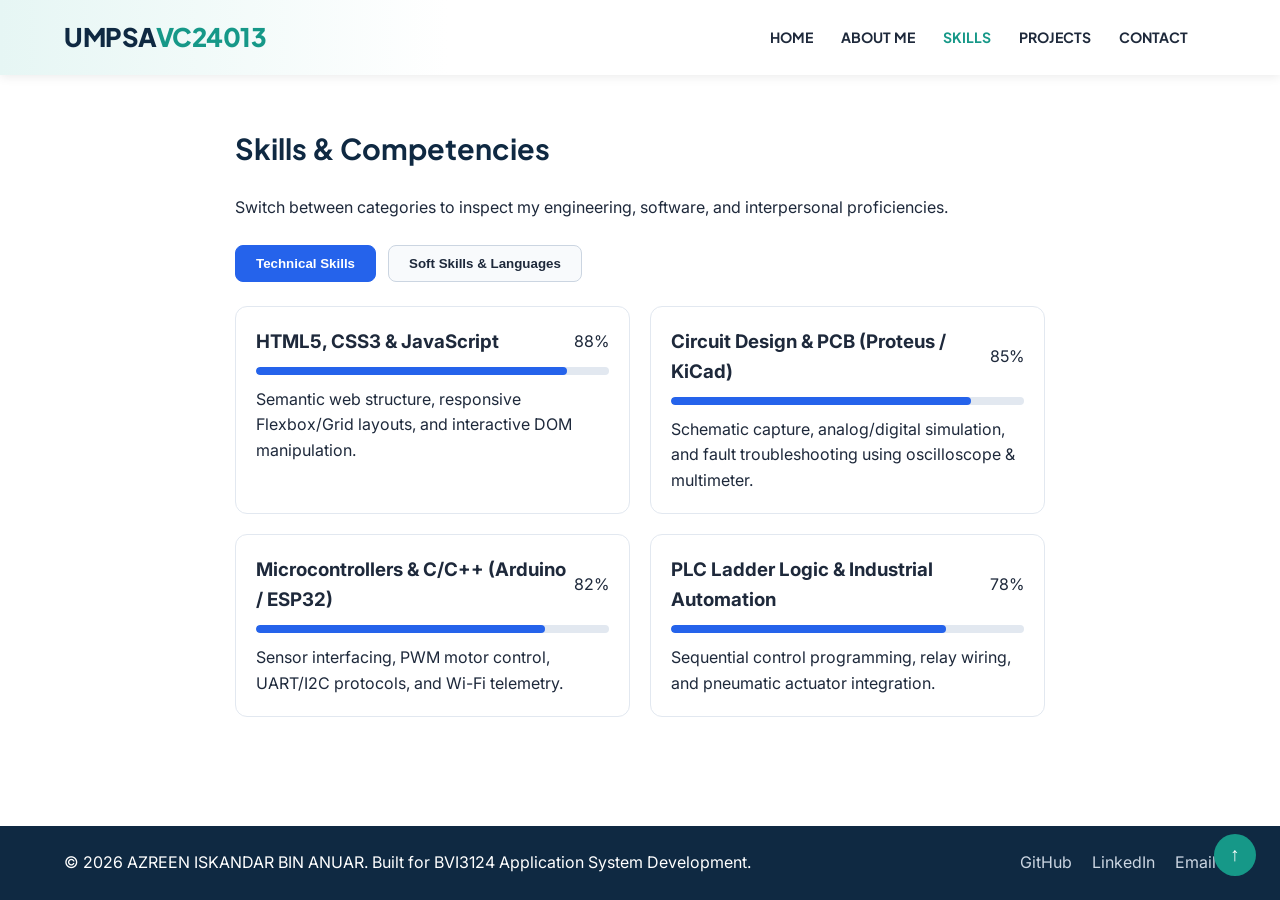
<file: skills.html>
<!DOCTYPE html>
<html lang="en">
<head>
  <meta charset="UTF-8">
  <meta name="viewport" content="width=device-width, initial-scale=1.0">
  <title>Skills &amp; Competencies | AZREEN ISKANDAR</title>
  <link rel="preconnect" href="https://fonts.googleapis.com">
  <link rel="preconnect" href="https://fonts.gstatic.com" crossorigin>
  <link href="https://fonts.googleapis.com/css2?family=Inter:wght@400;500;600&family=Plus+Jakarta+Sans:wght@600;700;800&display=swap" rel="stylesheet">
  <link rel="stylesheet" href="css/style.css">

  <!-- CSS tambahan supaya fungsi tab & progress bar terus berfungsi -->
  <style>
    .tab-buttons {
      display: flex;
      gap: 12px;
      margin: 24px 0;
    }

    .tab-btn {
      padding: 10px 20px;
      border: 1px solid #cbd5e1;
      background-color: #f8fafc;
      color: #1e293b;
      border-radius: 8px;
      font-weight: 600;
      cursor: pointer;
      transition: all 0.2s ease;
    }

    .tab-btn:hover {
      background-color: #e2e8f0;
    }

    .tab-btn.active {
      background-color: #2563eb;
      color: #ffffff;
      border-color: #2563eb;
    }

    /* Sembunyikan panel yang tidak aktif */
    .tab-panel {
      display: none;
    }

    /* Paparkan hanya panel yang aktif */
    .tab-panel.active {
      display: block;
    }

    .skills-grid {
      display: grid;
      grid-template-columns: repeat(auto-fit, minmax(280px, 1fr));
      gap: 20px;
    }

    .skill-card {
      padding: 20px;
      border: 1px solid #e2e8f0;
      border-radius: 12px;
      background-color: #ffffff;
    }

    .skill-header {
      display: flex;
      justify-content: space-between;
      align-items: center;
      margin-bottom: 10px;
    }

    .progress-track {
      width: 100%;
      height: 8px;
      background-color: #e2e8f0;
      border-radius: 999px;
      overflow: hidden;
      margin-bottom: 12px;
    }

    .progress-fill {
      height: 100%;
      background-color: #2563eb;
      border-radius: 999px;
      transition: width 0.4s ease;
    }
  </style>
</head>
<body>
  <header class="site-header">
    <nav class="navbar container" aria-label="Main Navigation">
      <a href="index.html" class="logo">UMPSA<span>VC24013</span></a>

      <button class="hamburger" id="hamburgerBtn" aria-label="Toggle navigation menu" aria-expanded="false">
        <span class="bar"></span>
        <span class="bar"></span>
        <span class="bar"></span>
      </button>

      <ul class="nav-links" id="navLinks">
        <li><a href="index.html">Home</a></li>
        <li><a href="about.html">About Me</a></li>
        <li><a href="skills.html" class="active">Skills</a></li>
        <li><a href="projects.html">Projects</a></li>
        <li><a href="contact.html">Contact</a></li>
        <li>
        </li>
      </ul>
    </nav>
  </header>

  <main class="container page-content">
    <section class="skills-section">
      <h1 class="page-title">Skills &amp; Competencies</h1>
      <p class="page-subtitle">Switch between categories to inspect my engineering, software, and interpersonal proficiencies.</p>

      <div class="tab-buttons" role="tablist">
        <button type="button" class="tab-btn active" data-tab="technical" role="tab" aria-selected="true">Technical Skills</button>
        <button type="button" class="tab-btn" data-tab="soft" role="tab" aria-selected="false">Soft Skills &amp; Languages</button>
      </div>

      <div id="technical" class="tab-panel active">
        <div class="skills-grid">
          <article class="skill-card">
            <div class="skill-header">
              <h3>HTML5, CSS3 &amp; JavaScript</h3>
              <span>88%</span>
            </div>
            <div class="progress-track">
              <div class="progress-fill" data-width="88%"></div>
            </div>
            <p>Semantic web structure, responsive Flexbox/Grid layouts, and interactive DOM manipulation.</p>
          </article>

          <article class="skill-card">
            <div class="skill-header">
              <h3>Circuit Design &amp; PCB (Proteus / KiCad)</h3>
              <span>85%</span>
            </div>
            <div class="progress-track">
              <div class="progress-fill" data-width="85%"></div>
            </div>
            <p>Schematic capture, analog/digital simulation, and fault troubleshooting using oscilloscope &amp; multimeter.</p>
          </article>

          <article class="skill-card">
            <div class="skill-header">
              <h3>Microcontrollers &amp; C/C++ (Arduino / ESP32)</h3>
              <span>82%</span>
            </div>
            <div class="progress-track">
              <div class="progress-fill" data-width="82%"></div>
            </div>
            <p>Sensor interfacing, PWM motor control, UART/I2C protocols, and Wi-Fi telemetry.</p>
          </article>

          <article class="skill-card">
            <div class="skill-header">
              <h3>PLC Ladder Logic &amp; Industrial Automation</h3>
              <span>78%</span>
            </div>
            <div class="progress-track">
              <div class="progress-fill" data-width="78%"></div>
            </div>
            <p>Sequential control programming, relay wiring, and pneumatic actuator integration.</p>
          </article>
        </div>
      </div>

      <div id="soft" class="tab-panel">
        <div class="skills-grid">
          <article class="skill-card">
            <div class="skill-header">
              <h3>Teamwork &amp; Lab Collaboration</h3>
              <span>92%</span>
            </div>
            <div class="progress-track">
              <div class="progress-fill" data-width="92%"></div>
            </div>
            <p>Experienced leading mini-project teams, delegating hardware/software tasks, and meeting deadlines.</p>
          </article>

          <article class="skill-card">
            <div class="skill-header">
              <h3>Technical Reporting &amp; Presentation</h3>
              <span>86%</span>
            </div>
            <div class="progress-track">
              <div class="progress-fill" data-width="86%"></div>
            </div>
            <p>Clear documentation of system architecture, test results, and live project demonstrations.</p>
          </article>

          <article class="skill-card">
            <div class="skill-header">
              <h3>Bahasa Melayu (Professional)</h3>
              <span>95%</span>
            </div>
            <div class="progress-track">
              <div class="progress-fill" data-width="95%"></div>
            </div>
            <p>Fluent written and spoken communication for engineering documentation and workplace collaboration.</p>
          </article>

          <article class="skill-card">
            <div class="skill-header">
              <h3>Analytical Problem Solving</h3>
              <span>90%</span>
            </div>
            <div class="progress-track">
              <div class="progress-fill" data-width="90%"></div>
            </div>
            <p>Systematic root-cause diagnosis across hardware circuits and software logic.</p>
          </article>
        </div>
      </div>
    </section>
  </main>

  <footer class="site-footer">
    <div class="container footer-content">
      <p>&copy; <span id="currentYear">2026</span> AZREEN ISKANDAR BIN ANUAR. Built for BVI3124 Application System Development.</p>
      <ul class="social-links">
        <li><a href="https://github.com/Azreen13" target="_blank" rel="noopener noreferrer">GitHub</a></li>
        <li><a href="https://linkedin.com/in/yourusername" target="_blank" rel="noopener noreferrer">LinkedIn</a></li>
        <li><a href="mailto:ahmad.danial@student.umpsa.edu.my">Email</a></li>
      </ul>
    </div>
  </footer>

  <button type="button" id="scrollTopBtn" class="scroll-top-btn" aria-label="Scroll back to top">&uarr;</button>
  <script src="js/script.js"></script>

  <!-- JavaScript untuk menukar tab Technical Skills & Soft Skills -->
  <script>
    const tabButtons = document.querySelectorAll('.tab-btn');
    const tabPanels = document.querySelectorAll('.tab-panel');

    tabButtons.forEach((button) => {
      button.addEventListener('click', () => {
        // 1. Nyahaktifkan semua butang dan panel
        tabButtons.forEach((btn) => {
          btn.classList.remove('active');
          btn.setAttribute('aria-selected', 'false');
        });
        tabPanels.forEach((panel) => {
          panel.classList.remove('active');
        });

        // 2. Aktifkan butang yang ditekan
        button.classList.add('active');
        button.setAttribute('aria-selected', 'true');

        // 3. Paparkan panel yang sepadan (technical atau soft)
        const targetId = button.getAttribute('data-tab');
        const targetPanel = document.getElementById(targetId);
        if (targetPanel) {
          targetPanel.classList.add('active');
        }
      });
    });

    // Tetapkan panjang bar peratusan mengikut data-width
    document.querySelectorAll('.progress-fill').forEach((bar) => {
      bar.style.width = bar.getAttribute('data-width');
    });
  </script>
</body>
</html>
</file>
<file: css/style.css>
/* Reset Asas */
* {
  margin: 0;
  padding: 0;
  box-sizing: border-box;
}

body {
  font-family: 'Inter', sans-serif;
  color: #1e293b;
  background-color: #ffffff;
  line-height: 1.6;
  display: flex;
  flex-direction: column;
  min-height: 100vh;
}

main {
  flex: 1;
}

.container {
  max-width: 1200px;
  margin: 0 auto;
  padding: 0 24px;
}

/* 1. Top Bar (Bar Hijau Teal di Atas) */
.top-bar {
  background-color: #169888;
  color: #ffffff;
  font-size: 0.85rem;
  font-weight: 500;
  padding: 8px 0;
}

.top-bar-content {
  display: flex;
  justify-content: space-between;
  align-items: center;
}

/* 2. Header & Navbar Melintang */
.site-header {
  background: linear-gradient(90deg, #e6f6f4 0%, #ffffff 35%, #ffffff 100%);
  box-shadow: 0 2px 10px rgba(0, 0, 0, 0.08);
  position: sticky;
  top: 0;
  z-index: 1000;
}

.navbar {
  display: flex;
  justify-content: space-between;
  align-items: center;
  height: 75px;
}

.logo {
  font-family: 'Plus Jakarta Sans', sans-serif;
  font-size: 1.6rem;
  font-weight: 800;
  color: #0f2942;
  text-decoration: none;
  letter-spacing: -0.5px;
}

.logo span {
  color: #169888;
}

.nav-links {
  list-style: none;
  display: flex;
  align-items: center;
  gap: 28px;
}

.nav-links a {
  text-decoration: none;
  text-transform: uppercase;
  font-family: 'Plus Jakarta Sans', sans-serif;
  font-size: 0.88rem;
  font-weight: 700;
  color: #1e293b;
  transition: color 0.25s ease;
}

.nav-links a:hover,
.nav-links a.active {
  color: #169888;
}

.hamburger {
  display: none;
  flex-direction: column;
  gap: 5px;
  background: none;
  border: none;
  cursor: pointer;
}

.hamburger .bar {
  width: 25px;
  height: 3px;
  background-color: #1e293b;
  border-radius: 2px;
}

/* 3. Butang Umum */
.btn {
  display: inline-block;
  padding: 12px 24px;
  border-radius: 8px;
  font-weight: 600;
  text-decoration: none;
  font-size: 0.95rem;
  cursor: pointer;
  transition: all 0.25s ease;
  margin-top: 12px;
}

.btn-sm {
  padding: 8px 16px;
  font-size: 0.85rem;
}

.btn-primary {
  background-color: #169888;
  color: #ffffff;
  border: 2px solid #169888;
}

.btn-primary:hover {
  background-color: #117a6d;
}

.btn-outline {
  background-color: transparent;
  border: 2px solid #169888;
  color: #169888;
}

.btn-outline:hover {
  background-color: #169888;
  color: #ffffff;
}

/* 4. Halaman Utama (Home / Hero) */
.hero {
  display: flex;
  align-items: center;
  justify-content: space-between;
  gap: 40px;
  padding: 60px 24px;
}

.hero-content {
  flex: 1;
}

.greeting-badge {
  display: inline-block;
  background-color: #e6f6f4;
  color: #169888;
  font-weight: 600;
  font-size: 0.85rem;
  padding: 6px 14px;
  border-radius: 20px;
  margin-bottom: 14px;
}

.hero-content h1 {
  font-family: 'Plus Jakarta Sans', sans-serif;
  font-size: 2.8rem;
  font-weight: 800;
  color: #0f2942;
  margin-bottom: 8px;
}

.hero-content .highlight {
  color: #169888;
}

.typing-line {
  font-size: 1.3rem;
  font-weight: 600;
  color: #475569;
  margin-bottom: 16px;
}

.hero-bio {
  color: #475569;
  margin-bottom: 24px;
  max-width: 580px;
}

.hero-actions {
  display: flex;
  gap: 14px;
}

.profile-img {
  width: 280px;
  height: 280px;
  object-fit: cover;
  border-radius: 50%;
  border: 6px solid #e6f6f4;
  box-shadow: 0 10px 25px rgba(0, 0, 0, 0.1);
}

.highlights-section {
  background-color: #f8fafc;
  padding: 50px 0;
}

.section-title,
.page-title {
  font-family: 'Plus Jakarta Sans', sans-serif;
  font-size: 1.8rem;
  margin-bottom: 24px;
  color: #0f2942;
}

.highlights-grid {
  display: grid;
  grid-template-columns: repeat(auto-fit, minmax(240px, 1fr));
  gap: 20px;
}

.stat-card {
  background: #ffffff;
  padding: 24px;
  border-radius: 12px;
  box-shadow: 0 2px 8px rgba(0, 0, 0, 0.05);
  border-top: 4px solid #169888;
}

.stat-card h3 {
  font-family: 'Plus Jakarta Sans', sans-serif;
  font-size: 2rem;
  color: #169888;
  margin-bottom: 6px;
}

/* 5. Halaman About Me & Jadual */
.page-content {
  padding: 50px 24px;
}

.about-grid {
  display: flex;
  gap: 40px;
  align-items: flex-start;
  margin-bottom: 50px;
}

.about-img {
  width: 280px;
  border-radius: 12px;
  box-shadow: 0 6px 18px rgba(0, 0, 0, 0.08);
}

.about-story h2 {
  font-family: 'Plus Jakarta Sans', sans-serif;
  color: #0f2942;
  margin-bottom: 12px;
}

.about-story p {
  margin-bottom: 14px;
  color: #475569;
}

.about-lists {
  display: grid;
  grid-template-columns: 1fr 1fr;
  gap: 24px;
  margin: 24px 0;
}

.about-lists h3 {
  font-size: 1.05rem;
  color: #0f2942;
  margin-bottom: 10px;
}

.styled-list {
  padding-left: 20px;
  color: #475569;
}

.styled-list li {
  margin-bottom: 6px;
}

.table-wrapper {
  overflow-x: auto;
}

.data-table {
  width: 100%;
  border-collapse: collapse;
  margin-top: 1rem;
}

.data-table th,
.data-table td {
  text-align: left;
  padding: 12px 24px;
  border-bottom: 1px solid rgba(128, 128, 128, 0.3);
}

.data-table th {
  background-color: #e6f6f4;
  color: #0f2942;
  font-weight: 700;
}

/* 6. Footer & Butang Scroll */
.site-footer {
  background-color: #0f2942;
  color: #ffffff;
  padding: 24px 0;
  margin-top: auto;
}

.footer-content {
  display: flex;
  justify-content: space-between;
  align-items: center;
  flex-wrap: wrap;
  gap: 16px;
}

.social-links {
  list-style: none;
  display: flex;
  gap: 20px;
}

.social-links a {
  color: #cbd5e1;
  text-decoration: none;
}

.social-links a:hover {
  color: #169888;
}

.scroll-top-btn {
  position: fixed;
  bottom: 24px;
  right: 24px;
  background-color: #169888;
  color: #ffffff;
  border: none;
  width: 42px;
  height: 42px;
  border-radius: 50%;
  cursor: pointer;
  font-size: 1.2rem;
}

/* Tab Panel */
.tab-panel {
  display: none;
}

.tab-panel.active {
  display: block;
}

/* Responsif Telefon Pintar */
@media (max-width: 768px) {
  .hamburger {
    display: flex;
  }

  .nav-links {
    display: none;
    flex-direction: column;
    position: absolute;
    top: 100%;
    left: 0;
    width: 100%;
    background-color: #ffffff;
    padding: 20px 0;
    box-shadow: 0 4px 10px rgba(0, 0, 0, 0.1);
  }

  .nav-links.active {
    display: flex;
  }

  .hero,
  .about-grid {
    flex-direction: column;
  }

  .about-lists {
    grid-template-columns: 1fr;
  }
}
</file>
